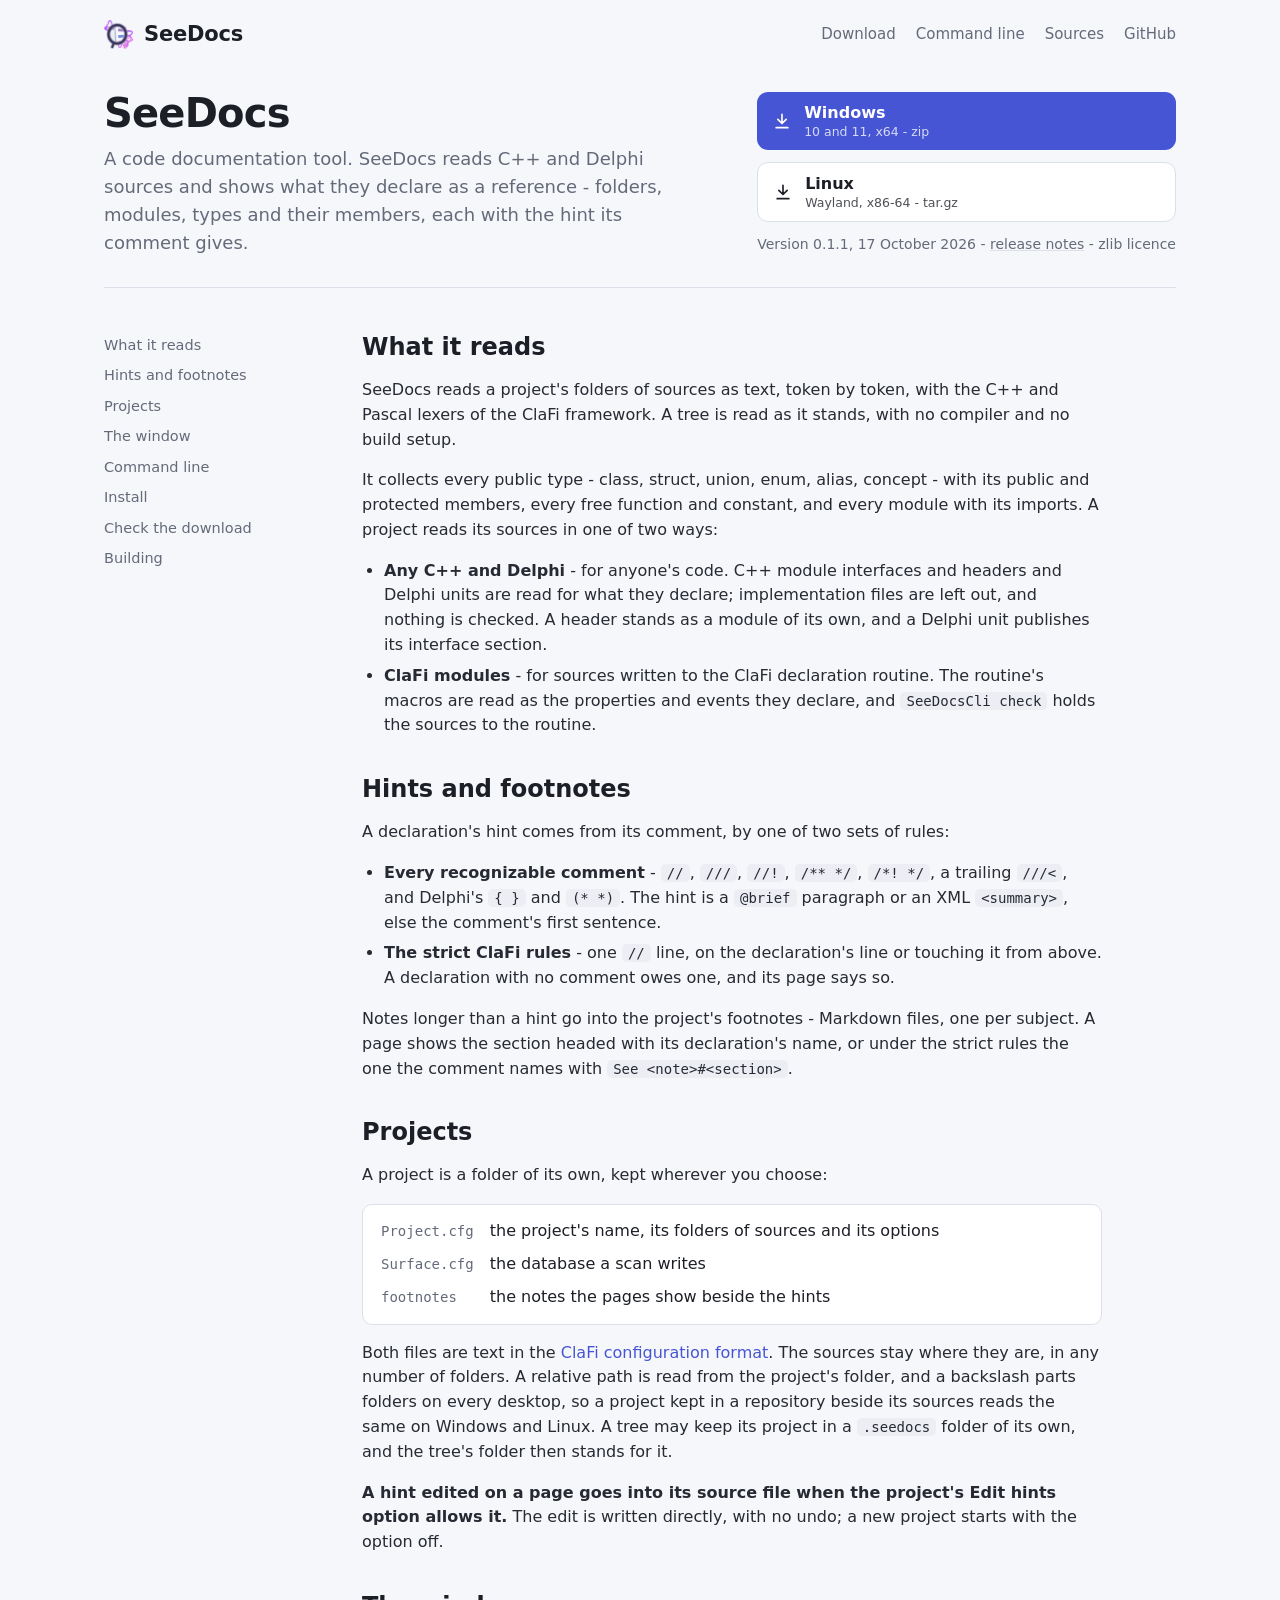
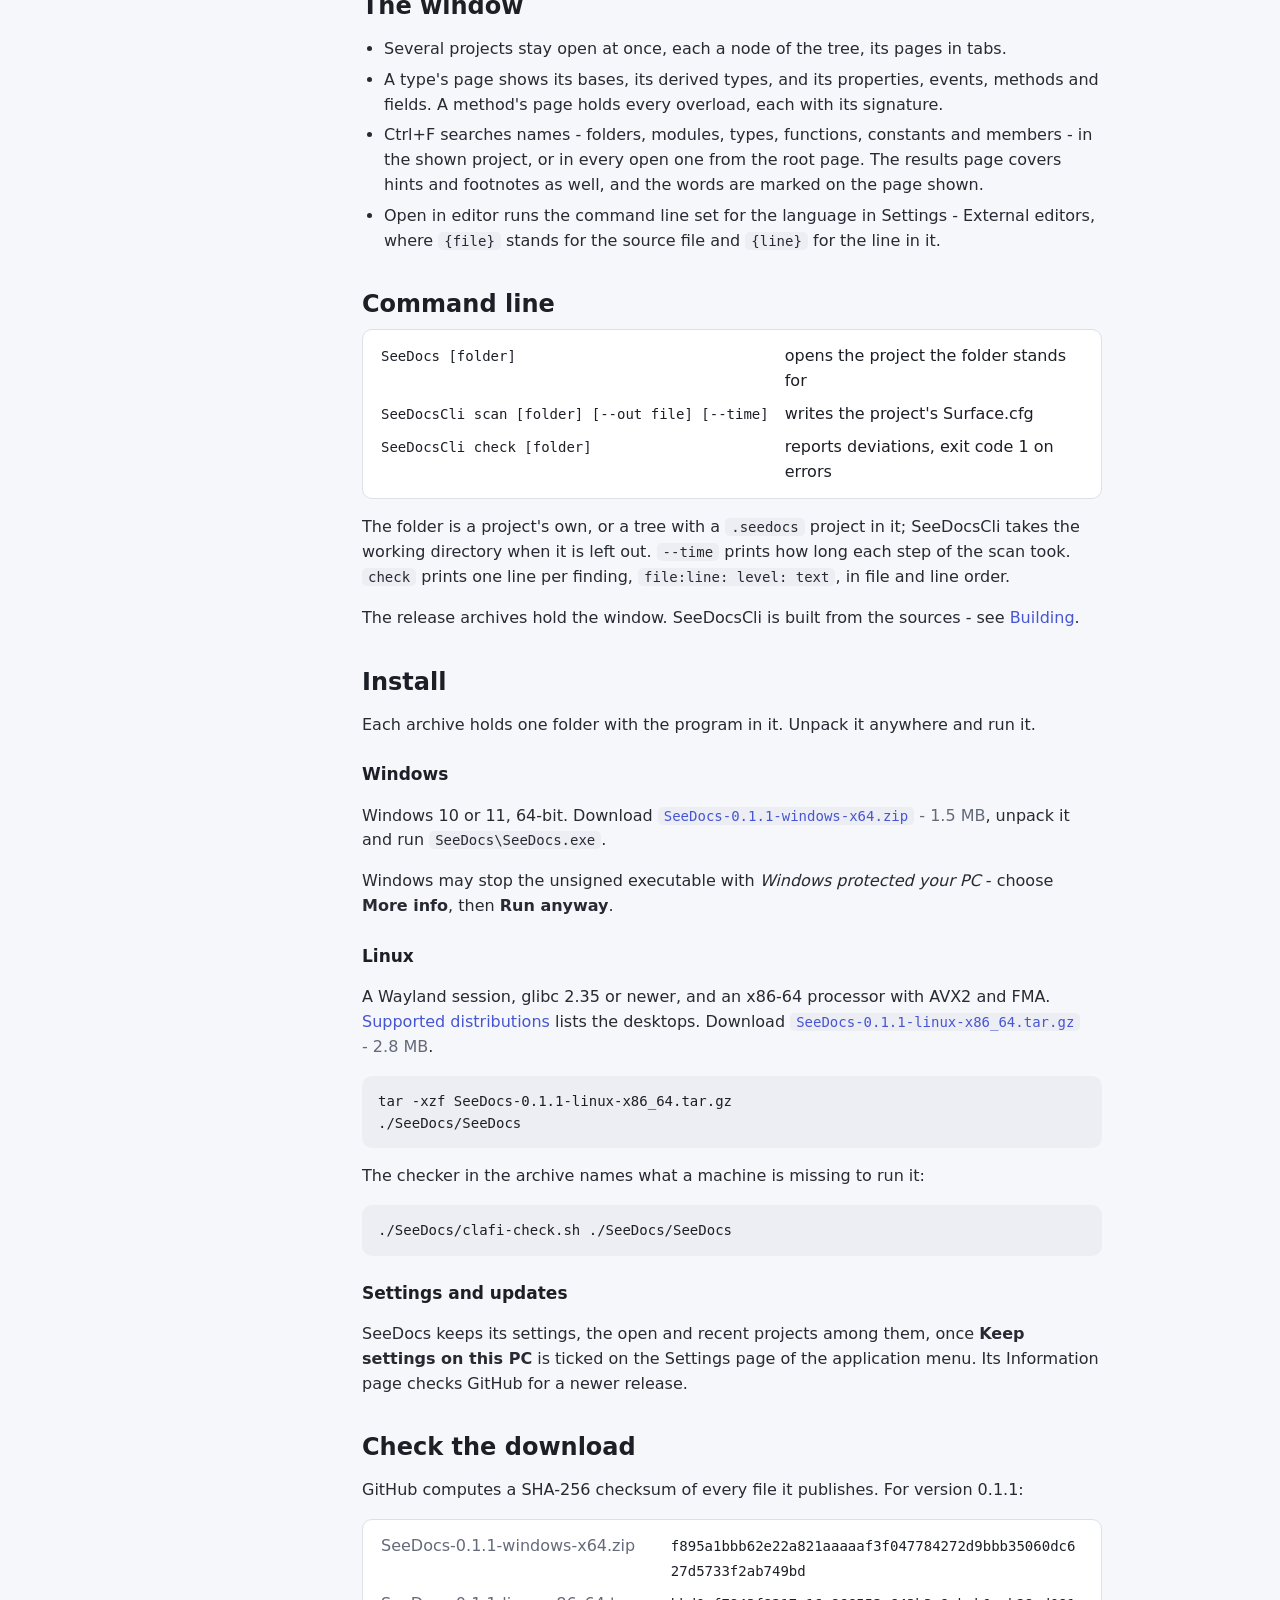
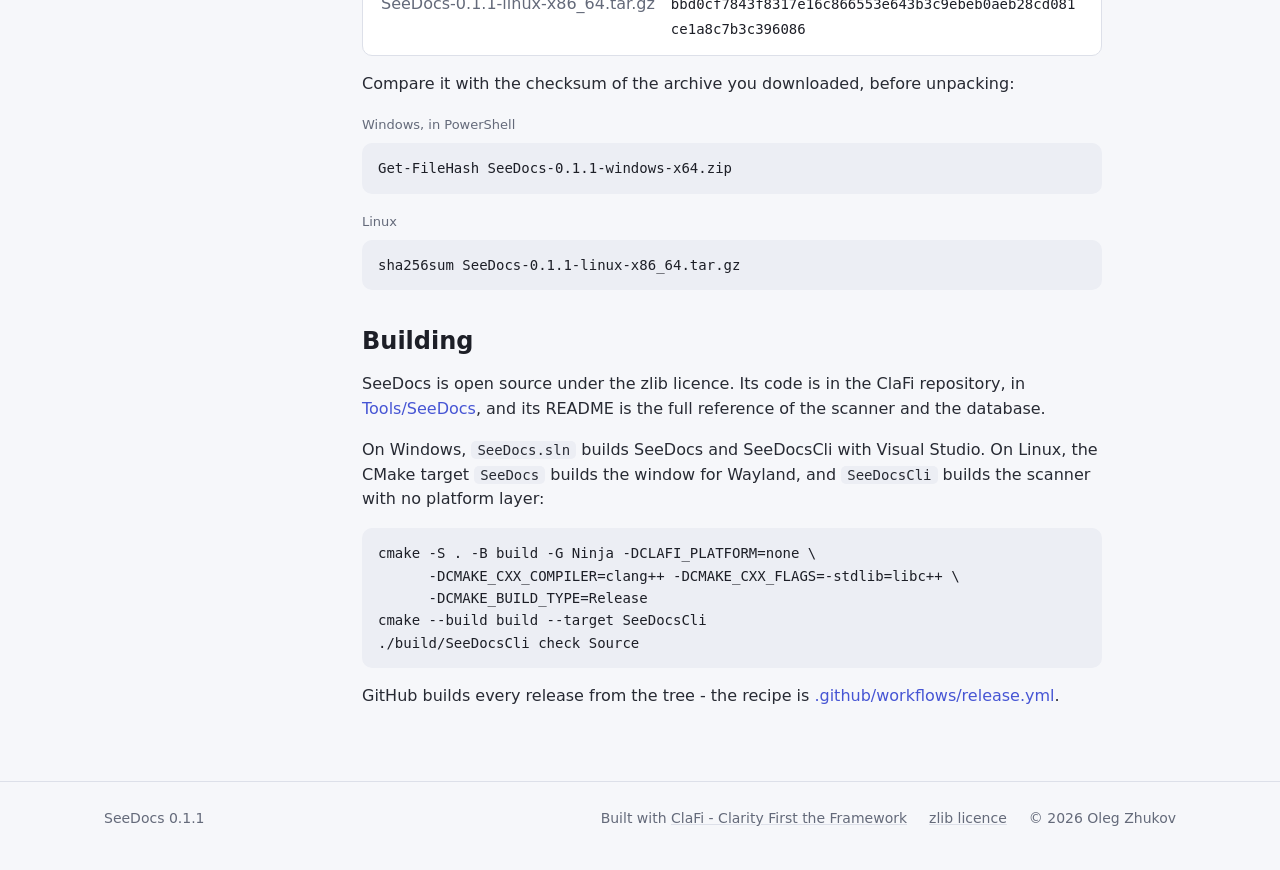
<file: index.html>
<!DOCTYPE html>
<html lang="en">
<head>
    <meta charset="utf-8">
    <meta name="viewport" content="width=device-width, initial-scale=1">
    <title>SeeDocs - a code documentation tool</title>
    <meta name="description" content="A code documentation tool for C++ and Delphi sources, for Windows and Linux.">
    <meta property="og:type" content="website">
    <meta property="og:url" content="https://seedocs.app/">
    <meta property="og:title" content="SeeDocs">
    <meta property="og:description" content="A code documentation tool for C++ and Delphi sources.">
    <meta property="og:image" content="https://seedocs.app/img/icon-256.png">
    <meta name="theme-color" content="#f6f7fa" media="(prefers-color-scheme: light)">
    <meta name="theme-color" content="#121318" media="(prefers-color-scheme: dark)">
    <link rel="icon" href="favicon.ico" sizes="any">
    <link rel="icon" href="img/icon-256.png" type="image/png">
    <link rel="apple-touch-icon" href="img/apple-touch-icon.png">
    <link rel="stylesheet" href="assets/site.css">
</head>
<body>
<div class="wrap">
    <header class="head">
        <a class="brand" href="./"><img src="img/icon-256.png" alt=""><span class="wm">SeeDocs</span></a>
        <nav class="nav">
            <a href="#install">Download</a>
            <a href="#command-line">Command line</a>
            <a class="wide" href="#building">Sources</a>
            <a class="wide" href="https://github.com/clafi-fw/cpp/tree/main/Tools/SeeDocs">GitHub</a>
        </nav>
    </header>

    <div class="hero">
        <div>
            <h1>SeeDocs</h1>
            <p class="lede">A code documentation tool. SeeDocs reads C++ and Delphi sources and shows what they declare as a reference - folders, modules, types and their members, each with the hint its comment gives.</p>
        </div>
        <div>
            <div class="btns">
                <a class="btn primary" data-asset="windows" href="https://github.com/clafi-fw/cpp/releases/download/SeeDocs-v0.1.1/SeeDocs-0.1.1-windows-x64.zip">
                    <svg viewBox="0 0 24 24" fill="none" stroke="currentColor" stroke-width="2" stroke-linecap="round" stroke-linejoin="round" aria-hidden="true"><path d="M12 4v11M7 10l5 5 5-5M5 20h14"/></svg>
                    <span>Windows<small>10 and 11, x64 - zip</small></span>
                </a>
                <a class="btn secondary" data-asset="linux" href="https://github.com/clafi-fw/cpp/releases/download/SeeDocs-v0.1.1/SeeDocs-0.1.1-linux-x86_64.tar.gz">
                    <svg viewBox="0 0 24 24" fill="none" stroke="currentColor" stroke-width="2" stroke-linecap="round" stroke-linejoin="round" aria-hidden="true"><path d="M12 4v11M7 10l5 5 5-5M5 20h14"/></svg>
                    <span>Linux<small>Wayland, x86-64 - tar.gz</small></span>
                </a>
            </div>
            <p class="fine">Version <span data-version>0.1.1</span>, <span data-date>17 October 2026</span> - <a data-release-page href="https://github.com/clafi-fw/cpp/releases/tag/SeeDocs-v0.1.1">release notes</a> - zlib licence</p>
        </div>
    </div>

    <div class="doc">
        <nav class="toc" aria-label="On this page">
            <a href="#reading">What it reads</a>
            <a href="#hints">Hints and footnotes</a>
            <a href="#projects">Projects</a>
            <a href="#window">The window</a>
            <a href="#command-line">Command line</a>
            <a href="#install">Install</a>
            <a href="#check">Check the download</a>
            <a href="#building">Building</a>
        </nav>

        <main class="prose">
            <h2 id="reading">What it reads</h2>
            <p>SeeDocs reads a project's folders of sources as text, token by token, with the C++ and Pascal lexers of the ClaFi framework. A tree is read as it stands, with no compiler and no build setup.</p>
            <p>It collects every public type - class, struct, union, enum, alias, concept - with its public and protected members, every free function and constant, and every module with its imports. A project reads its sources in one of two ways:</p>
            <ul>
                <li><b>Any C++ and Delphi</b> - for anyone's code. C++ module interfaces and headers and Delphi units are read for what they declare; implementation files are left out, and nothing is checked. A header stands as a module of its own, and a Delphi unit publishes its interface section.</li>
                <li><b>ClaFi modules</b> - for sources written to the ClaFi declaration routine. The routine's macros are read as the properties and events they declare, and <code>SeeDocsCli check</code> holds the sources to the routine.</li>
            </ul>

            <h2 id="hints">Hints and footnotes</h2>
            <p>A declaration's hint comes from its comment, by one of two sets of rules:</p>
            <ul>
                <li><b>Every recognizable comment</b> - <code>//</code>, <code>///</code>, <code>//!</code>, <code>/** */</code>, <code>/*! */</code>, a trailing <code>///&lt;</code>, and Delphi's <code>{ }</code> and <code>(* *)</code>. The hint is a <code>@brief</code> paragraph or an XML <code>&lt;summary&gt;</code>, else the comment's first sentence.</li>
                <li><b>The strict ClaFi rules</b> - one <code>//</code> line, on the declaration's line or touching it from above. A declaration with no comment owes one, and its page says so.</li>
            </ul>
            <p>Notes longer than a hint go into the project's footnotes - Markdown files, one per subject. A page shows the section headed with its declaration's name, or under the strict rules the one the comment names with <code>See &lt;note&gt;#&lt;section&gt;</code>.</p>

            <h2 id="projects">Projects</h2>
            <p>A project is a folder of its own, kept wherever you choose:</p>
            <div class="table">
                <span><code>Project.cfg</code></span><span>the project's name, its folders of sources and its options</span>
                <span><code>Surface.cfg</code></span><span>the database a scan writes</span>
                <span><code>footnotes</code></span><span>the notes the pages show beside the hints</span>
            </div>
            <p>Both files are text in the <a href="https://clafi-fw.github.io/cpp/cfg.html">ClaFi configuration format</a>. The sources stay where they are, in any number of folders. A relative path is read from the project's folder, and a backslash parts folders on every desktop, so a project kept in a repository beside its sources reads the same on Windows and Linux. A tree may keep its project in a <code>.seedocs</code> folder of its own, and the tree's folder then stands for it.</p>
            <p><strong>A hint edited on a page goes into its source file when the project's Edit hints option allows it.</strong> The edit is written directly, with no undo; a new project starts with the option off.</p>

            <h2 id="window">The window</h2>
            <ul>
                <li>Several projects stay open at once, each a node of the tree, its pages in tabs.</li>
                <li>A type's page shows its bases, its derived types, and its properties, events, methods and fields. A method's page holds every overload, each with its signature.</li>
                <li>Ctrl+F searches names - folders, modules, types, functions, constants and members - in the shown project, or in every open one from the root page. The results page covers hints and footnotes as well, and the words are marked on the page shown.</li>
                <li>Open in editor runs the command line set for the language in Settings - External editors, where <code>{file}</code> stands for the source file and <code>{line}</code> for the line in it.</li>
            </ul>

            <h2 id="command-line">Command line</h2>
            <div class="table commands">
                <span><code>SeeDocs [folder]</code></span><span>opens the project the folder stands for</span>
                <span><code>SeeDocsCli scan [folder] [--out file] [--time]</code></span><span>writes the project's Surface.cfg</span>
                <span><code>SeeDocsCli check [folder]</code></span><span>reports deviations, exit code 1 on errors</span>
            </div>
            <p>The folder is a project's own, or a tree with a <code>.seedocs</code> project in it; SeeDocsCli takes the working directory when it is left out. <code>--time</code> prints how long each step of the scan took. <code>check</code> prints one line per finding, <code>file:line: level: text</code>, in file and line order.</p>
            <p>The release archives hold the window. SeeDocsCli is built from the sources - see <a href="#building">Building</a>.</p>

            <h2 id="install">Install</h2>
            <p>Each archive holds one folder with the program in it. Unpack it anywhere and run it.</p>
            <h3>Windows</h3>
            <p>Windows 10 or 11, 64-bit. Download <a data-asset="windows" href="https://github.com/clafi-fw/cpp/releases/download/SeeDocs-v0.1.1/SeeDocs-0.1.1-windows-x64.zip"><code data-asset-name="windows">SeeDocs-0.1.1-windows-x64.zip</code></a> <span class="size" data-asset-size="windows">- 1.5 MB</span>, unpack it and run <code>SeeDocs\SeeDocs.exe</code>.</p>
            <p>Windows may stop the unsigned executable with <i>Windows protected your PC</i> - choose <b>More info</b>, then <b>Run anyway</b>.</p>
            <h3>Linux</h3>
            <p>A Wayland session, glibc 2.35 or newer, and an x86-64 processor with AVX2 and FMA. <a href="https://github.com/clafi-fw/cpp/blob/main/.github/release/Supported-Distros.md">Supported distributions</a> lists the desktops. Download <a data-asset="linux" href="https://github.com/clafi-fw/cpp/releases/download/SeeDocs-v0.1.1/SeeDocs-0.1.1-linux-x86_64.tar.gz"><code data-asset-name="linux">SeeDocs-0.1.1-linux-x86_64.tar.gz</code></a> <span class="size" data-asset-size="linux">- 2.8 MB</span>.</p>
            <pre><code>tar -xzf <span data-asset-name="linux">SeeDocs-0.1.1-linux-x86_64.tar.gz</span>
./SeeDocs/SeeDocs</code></pre>
            <p>The checker in the archive names what a machine is missing to run it:</p>
            <pre><code>./SeeDocs/clafi-check.sh ./SeeDocs/SeeDocs</code></pre>
            <h3>Settings and updates</h3>
            <p>SeeDocs keeps its settings, the open and recent projects among them, once <b>Keep settings on this PC</b> is ticked on the Settings page of the application menu. Its Information page checks GitHub for a newer release.</p>

            <h2 id="check">Check the download</h2>
            <p>GitHub computes a SHA-256 checksum of every file it publishes. For version <span data-version>0.1.1</span>:</p>
            <div class="table">
                <span data-asset-name="windows">SeeDocs-0.1.1-windows-x64.zip</span>
                <span data-asset-digest="windows"><code>f895a1bbb62e22a821aaaaaf3f047784272d9bbb35060dc627d5733f2ab749bd</code></span>
                <span data-asset-name="linux">SeeDocs-0.1.1-linux-x86_64.tar.gz</span>
                <span data-asset-digest="linux"><code>bbd0cf7843f8317e16c866553e643b3c9ebeb0aeb28cd081ce1a8c7b3c396086</code></span>
            </div>
            <p>Compare it with the checksum of the archive you downloaded, before unpacking:</p>
            <span class="label">Windows, in PowerShell</span>
            <pre><code>Get-FileHash <span data-asset-name="windows">SeeDocs-0.1.1-windows-x64.zip</span></code></pre>
            <span class="label">Linux</span>
            <pre><code>sha256sum <span data-asset-name="linux">SeeDocs-0.1.1-linux-x86_64.tar.gz</span></code></pre>

            <h2 id="building">Building</h2>
            <p>SeeDocs is open source under the zlib licence. Its code is in the ClaFi repository, in <a href="https://github.com/clafi-fw/cpp/tree/main/Tools/SeeDocs">Tools/SeeDocs</a>, and its README is the full reference of the scanner and the database.</p>
            <p>On Windows, <code>SeeDocs.sln</code> builds SeeDocs and SeeDocsCli with Visual Studio. On Linux, the CMake target <code>SeeDocs</code> builds the window for Wayland, and <code>SeeDocsCli</code> builds the scanner with no platform layer:</p>
            <pre><code>cmake -S . -B build -G Ninja -DCLAFI_PLATFORM=none \
      -DCMAKE_CXX_COMPILER=clang++ -DCMAKE_CXX_FLAGS=-stdlib=libc++ \
      -DCMAKE_BUILD_TYPE=Release
cmake --build build --target SeeDocsCli
./build/SeeDocsCli check Source</code></pre>
            <p>GitHub builds every release from the tree - the recipe is <a href="https://github.com/clafi-fw/cpp/blob/main/.github/workflows/release.yml">.github/workflows/release.yml</a>.</p>
        </main>
    </div>
</div>

<footer class="foot">
    <div class="wrap">
        <span>SeeDocs <span data-version>0.1.1</span></span>
        <span class="grow"></span>
        <span>Built with <a href="https://github.com/clafi-fw/cpp">ClaFi - Clarity First the Framework</a></span>
        <a href="https://github.com/clafi-fw/cpp/blob/main/LICENSE">zlib licence</a>
        <span>&copy; 2026 Oleg Zhukov</span>
    </div>
</footer>

<script src="assets/site.js"></script>
</body>
</html>
</file>
<file: assets/site.css>
/* seedocs.app - shared styles */

:root {
    color-scheme: light dark;
    --bg: #f6f7fa;
    --surface: #ffffff;
    --surface2: #eceef4;
    --ink: #1d1f27;
    --muted: #646a7a;
    --line: #dde0e9;
    --accent: #4655d4;
    --accent-ink: #ffffff;
    --mono: "Cascadia Mono", Consolas, "JetBrains Mono", "DejaVu Sans Mono", monospace;
}

@media (prefers-color-scheme: dark) {
    :root {
        --bg: #121318;
        --surface: #1a1c23;
        --surface2: #22252e;
        --ink: #e6e8ef;
        --muted: #979db0;
        --line: #2c2f3a;
        --accent: #8e9bff;
        --accent-ink: #10121a;
    }
}

* { box-sizing: border-box; }
html, body { margin: 0; }
html { scroll-padding-top: 16px; }
body {
    background: var(--bg);
    color: var(--ink);
    font: 16px/1.55 "Segoe UI", system-ui, -apple-system, Roboto, "Noto Sans", sans-serif;
}
a { color: var(--accent); text-decoration: none; }
a:hover { text-decoration: underline; }
code, kbd, pre { font-family: var(--mono); }
.wrap { max-width: 1120px; margin: 0 auto; padding: 0 24px; }
.wm { font-weight: 600; letter-spacing: -.01em; white-space: nowrap; }

/* ---------- header and footer ---------- */
.head { display: flex; align-items: center; gap: 22px; padding: 18px 0; }
.brand { display: flex; align-items: center; gap: 10px; color: var(--ink); font-size: 21px; }
.brand:hover { text-decoration: none; }
.brand img { width: 30px; height: 30px; }
.nav { display: flex; gap: 20px; margin-left: auto; font-size: 15px; }
.nav a { color: var(--muted); white-space: nowrap; }
.nav a:hover { color: var(--ink); text-decoration: none; }
.foot { border-top: 1px solid var(--line); margin-top: 56px; padding: 26px 0 40px; color: var(--muted); font-size: 14px; }
.foot .wrap { display: flex; flex-wrap: wrap; gap: 8px 22px; align-items: center; }
.foot .grow { flex: 1; }
.foot a { color: inherit; text-decoration: underline; text-decoration-color: var(--line); }

/* ---------- download buttons ---------- */
.btns { display: flex; flex-wrap: wrap; gap: 12px; }
.btn {
    display: inline-flex; align-items: center; gap: 12px;
    padding: 11px 18px 11px 15px; border-radius: 11px;
    font-weight: 600; line-height: 1.2; color: var(--ink);
}
.btn:hover { text-decoration: none; filter: brightness(1.05); }
.btn:focus-visible { outline: 2px solid var(--accent); outline-offset: 2px; }
.btn svg { width: 20px; height: 20px; flex: none; }
.btn small { display: block; font-weight: 400; font-size: 12.5px; opacity: .78; margin-top: 2px; }
.btn.primary { background: var(--accent); color: var(--accent-ink); }
.btn.secondary { background: var(--surface); border: 1px solid var(--line); }
.fine { color: var(--muted); font-size: 14px; margin: 12px 0 0; }
.fine a { color: inherit; text-decoration: underline; text-decoration-color: var(--line); }

/* ---------- the head of the page ---------- */
.hero {
    display: grid; grid-template-columns: 1fr auto; gap: 48px; align-items: center;
    padding: 22px 0 30px; border-bottom: 1px solid var(--line);
}
.hero h1 { font-size: 40px; line-height: 1.12; letter-spacing: -.02em; margin: 0 0 10px; font-weight: 650; }
.hero .lede { font-size: 18px; color: var(--muted); margin: 0; max-width: 36em; }
.hero .btns { flex-direction: column; align-items: stretch; }

/* ---------- the reference ---------- */
.doc { display: grid; grid-template-columns: 210px 1fr; gap: 48px; padding: 8px 0 0; }
.toc { position: sticky; top: 24px; align-self: start; font-size: 14.5px; padding-top: 34px; }
.toc a { display: block; color: var(--muted); padding: 4px 0; }
.toc a:hover { color: var(--ink); text-decoration: none; }
.prose { max-width: 740px; min-width: 0; }
.prose h2 { font-size: 24px; line-height: 1.25; margin: 36px 0 10px; }
.prose h3 { font-size: 17px; margin: 24px 0 6px; }
.prose p, .prose li { color: color-mix(in srgb, var(--ink) 86%, var(--muted)); }
.prose ul { padding-left: 22px; }
.prose li + li { margin-top: 6px; }
.prose code, .prose kbd { font-size: 14px; background: var(--surface2); padding: 1px 6px; border-radius: 5px; overflow-wrap: anywhere; }
.prose pre { font-size: 14px; line-height: 1.6; background: var(--surface2); padding: 14px 16px; border-radius: 10px; overflow: auto; }
.prose pre code { background: none; padding: 0; overflow-wrap: normal; }
.prose .size { color: var(--muted); white-space: nowrap; }
.prose .label { display: block; font-size: 13px; color: var(--muted); margin: 18px 0 -6px; }
.prose .table {
    display: grid; grid-template-columns: auto 1fr; gap: 8px 16px;
    background: var(--surface); border: 1px solid var(--line); border-radius: 10px; padding: 14px 18px;
}
.prose .table > span { min-width: 0; }
.prose .table > span:nth-child(odd) { color: var(--muted); }
.prose .table code { background: none; padding: 0; }
.prose .table.commands > span:nth-child(odd) { color: var(--ink); }
.prose .table.commands code { overflow-wrap: normal; white-space: nowrap; }

/* ---------- narrow screens ---------- */
@media (max-width: 860px) {
    .hero, .doc { grid-template-columns: 1fr; gap: 26px; }
    .hero .btns { flex-direction: row; }
    .toc { position: static; display: flex; flex-wrap: wrap; gap: 4px 18px; padding-top: 22px; }
}
@media (max-width: 560px) {
    .wrap { padding: 0 16px; }
    .head { gap: 12px; }
    .brand { font-size: 18px; }
    .nav { gap: 14px; font-size: 14px; }
    .nav .wide { display: none; }
    .hero h1 { font-size: 34px; }
    .hero .btns { flex-direction: column; }
    .prose .table { grid-template-columns: 1fr; gap: 2px; }
    .prose .table > span:nth-child(even) + span { margin-top: 10px; }
    .prose .table.commands code { white-space: normal; }
}
</file>
